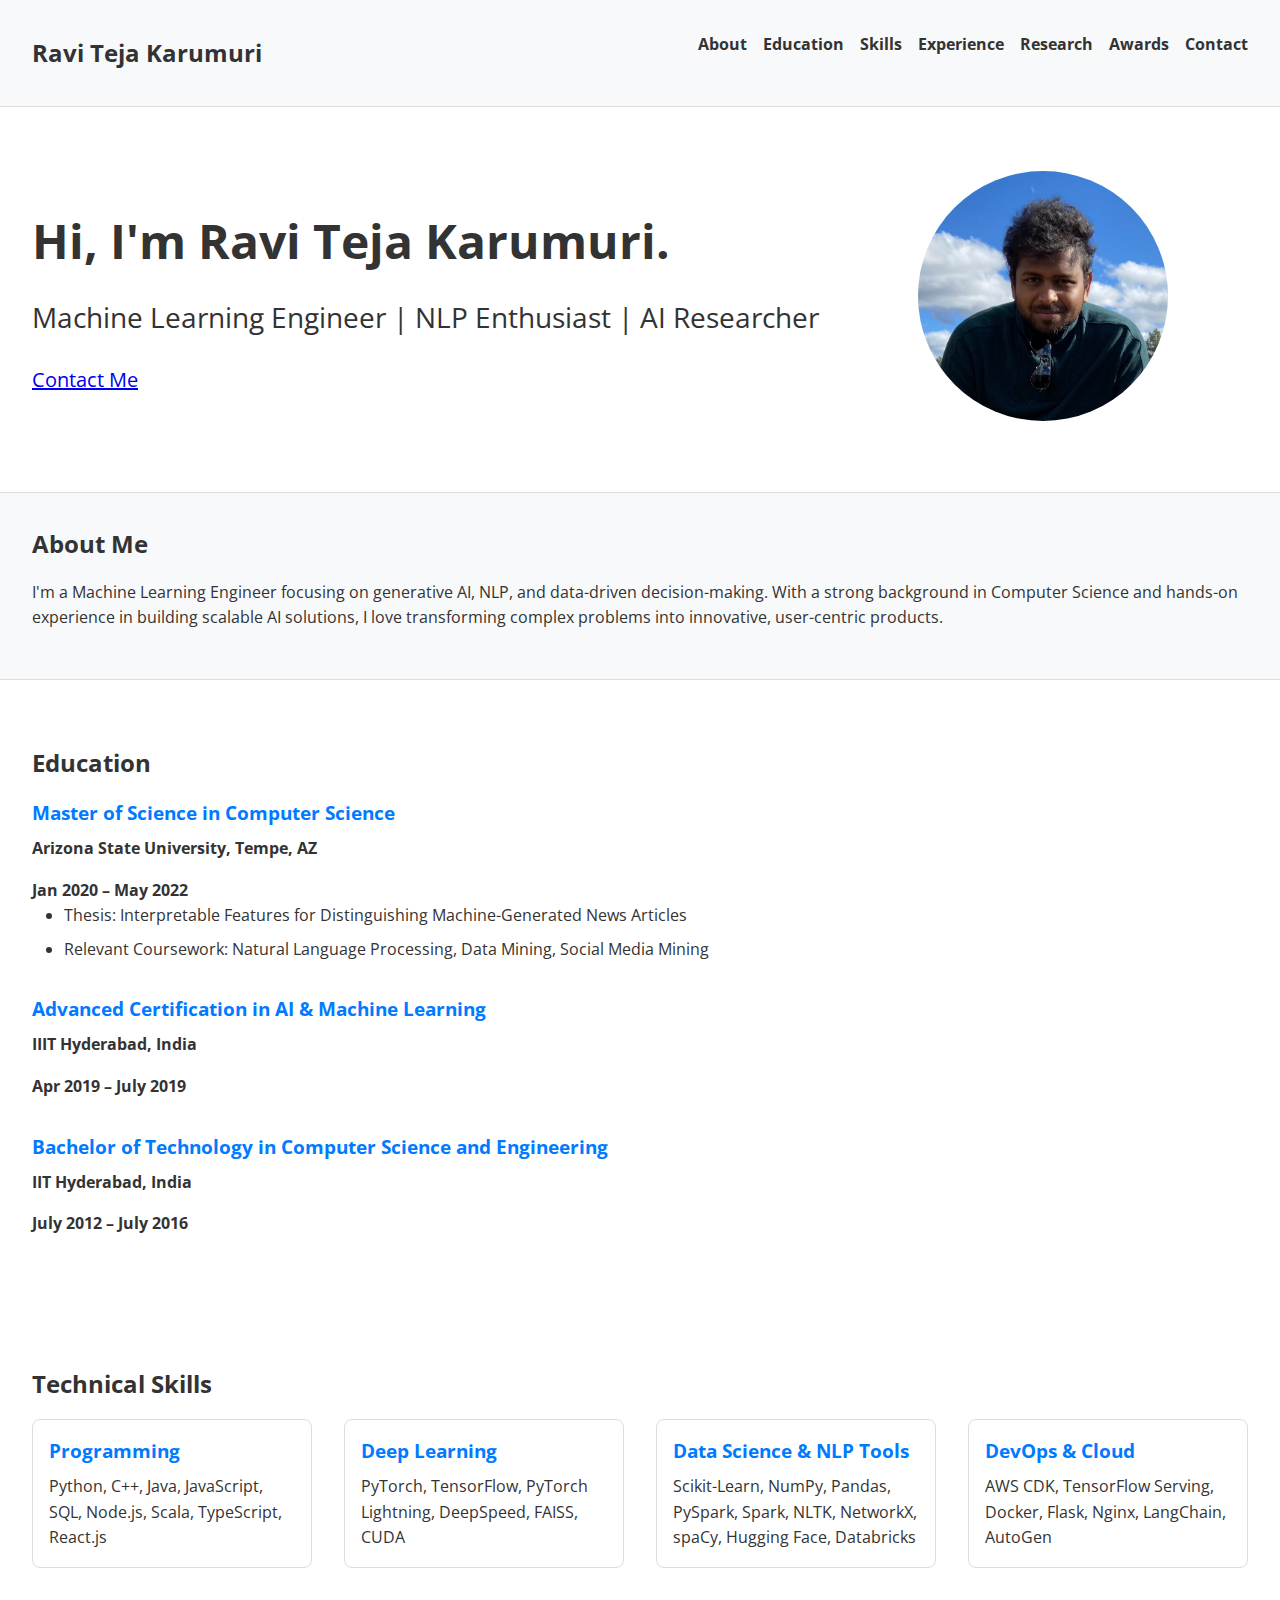
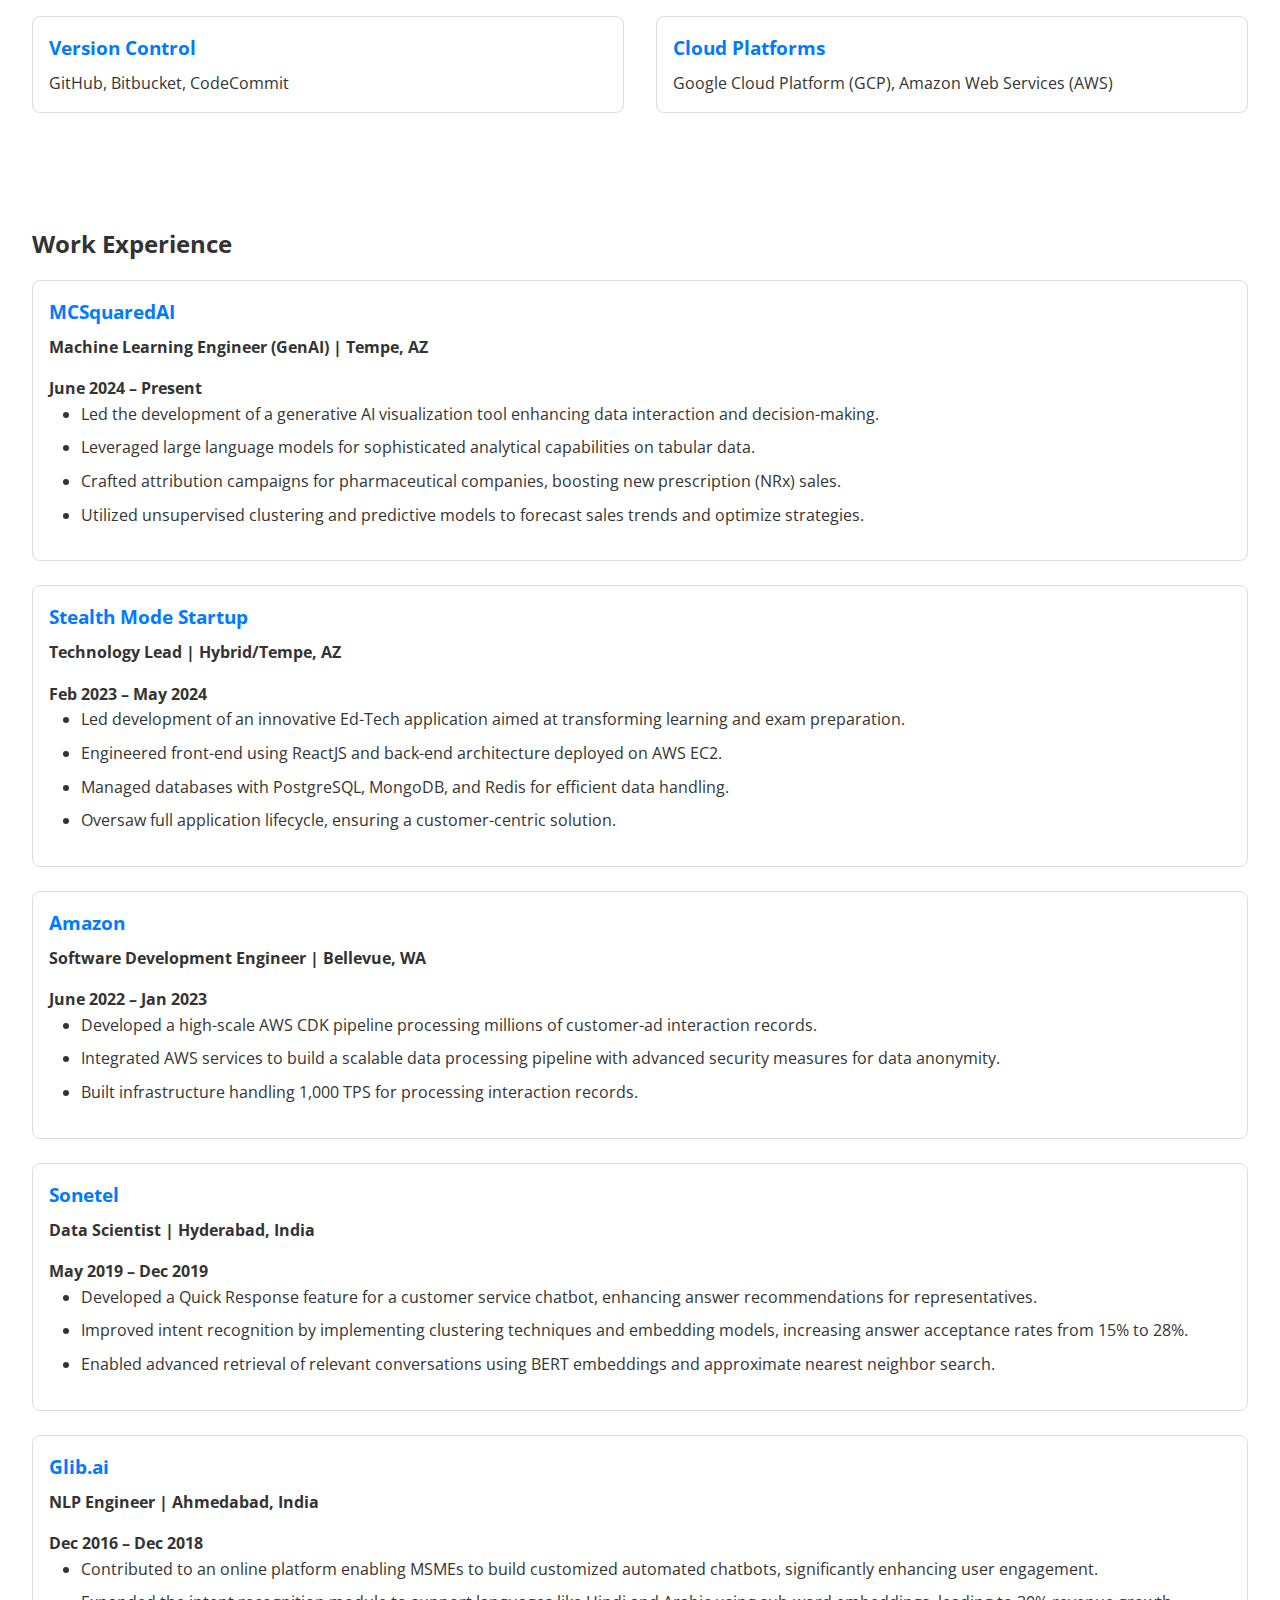
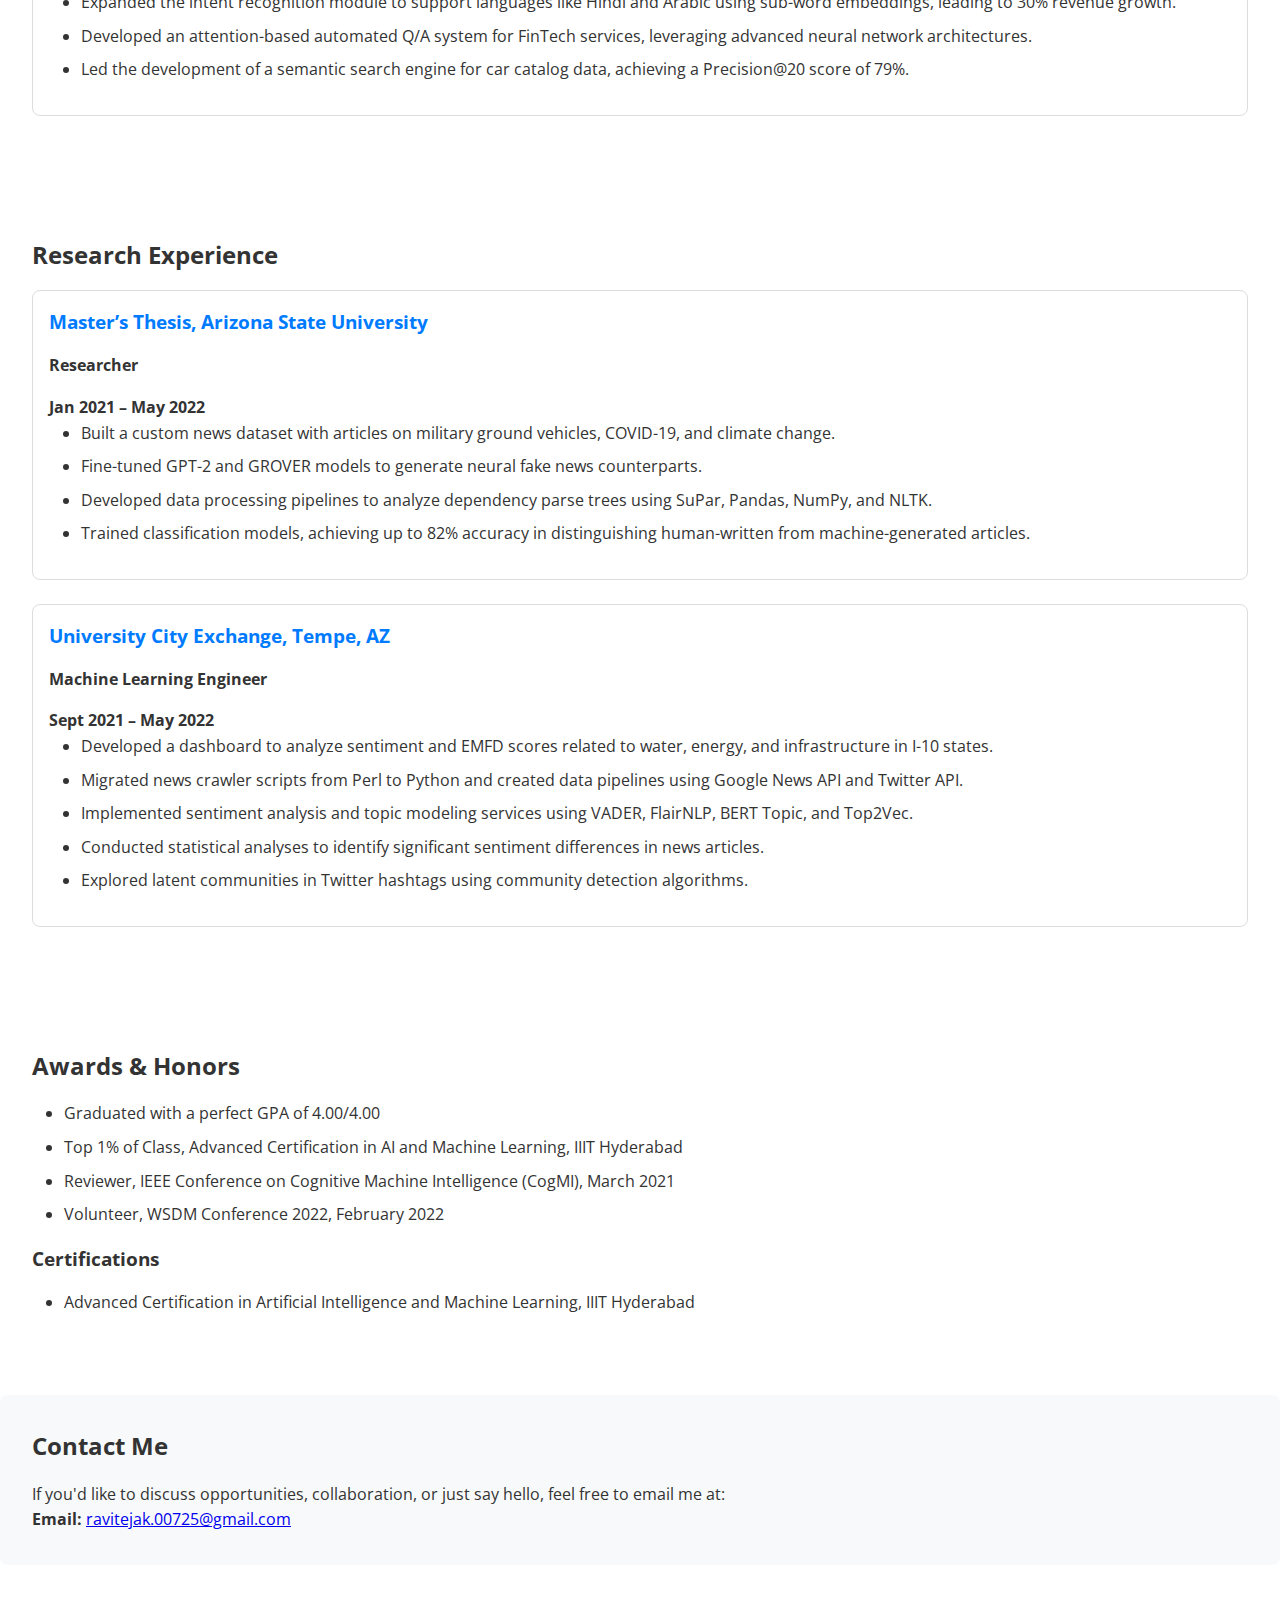
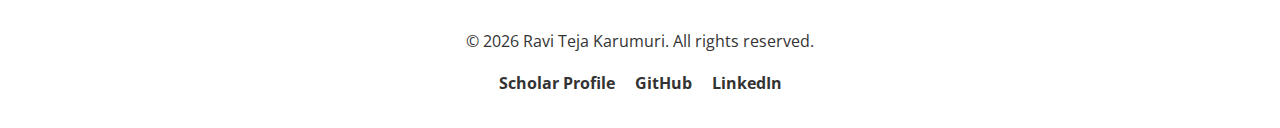
<file: index.html>
<!DOCTYPE html>
<html lang="en">
<head>
  <meta charset="UTF-8" />
  <meta name="description" content="Portfolio website for Ravi Teja Karumuri" />
  <meta name="viewport" content="width=device-width, initial-scale=1.0" />
  <title>Ravi Teja Karumuri | Portfolio</title>
  <!-- Link to the CSS file -->
  <link rel="stylesheet" href="styles.css" />
  <!-- Google Fonts (Optional) -->
  <link
    href="https://fonts.googleapis.com/css2?family=Open+Sans:wght@400;700&display=swap"
    rel="stylesheet"
  />
</head>
<body>
  <!-- Header Section -->
  <header class="header">
    <nav class="navbar">
      <div class="logo">Ravi Teja Karumuri</div>
      <ul class="nav-links">
        <li><a href="#about">About</a></li>
        <li><a href="#education">Education</a></li>
        <li><a href="#skills">Skills</a></li>
        <li><a href="#experience">Experience</a></li>
        <li><a href="#research">Research</a></li>
        <li><a href="#awards">Awards</a></li>
        <li><a href="#contact">Contact</a></li>
      </ul>
    </nav>
  </header>

  <!-- Hero / Introduction Section -->
  <section class="hero">
    <div class="hero-content">
      <h1>Hi, I'm <span>Ravi Teja Karumuri</span>.</h1>
      <p>
        Machine Learning Engineer | NLP Enthusiast | AI Researcher
      </p>
      <a href="#contact" class="cta-button">Contact Me</a>
    </div>
    <div class="hero-image">
      <!-- Replace with your own profile picture or leave blank -->
      <img
        src="IMG_1031.jpg"
        alt="Ravi Teja Karumuri"
      />
    </div>
  </section>

  <!-- About Section -->
  <section id="about" class="about-section">
    <h2>About Me</h2>
    <p>
      I'm a Machine Learning Engineer focusing on generative AI, NLP, and data-driven decision-making.
      With a strong background in Computer Science and hands-on experience in building scalable AI
      solutions, I love transforming complex problems into innovative, user-centric products.
    </p>
  </section>

  <!-- Education Section -->
  <section id="education" class="education-section">
    <h2>Education</h2>
    <div class="education-item">
      <h3>Master of Science in Computer Science</h3>
      <h4>Arizona State University, Tempe, AZ</h4>
      <p><strong>Jan 2020 – May 2022</strong></p>
      <ul>
        <li>Thesis: Interpretable Features for Distinguishing Machine-Generated News Articles</li>
        <li>Relevant Coursework: Natural Language Processing, Data Mining, Social Media Mining</li>
      </ul>
    </div>
    <div class="education-item">
      <h3>Advanced Certification in AI & Machine Learning</h3>
      <h4>IIIT Hyderabad, India</h4>
      <p><strong>Apr 2019 – July 2019</strong></p>
    </div>
    <div class="education-item">
      <h3>Bachelor of Technology in Computer Science and Engineering</h3>
      <h4>IIT Hyderabad, India</h4>
      <p><strong>July 2012 – July 2016</strong></p>
    </div>
  </section>

  <!-- Skills Section -->
  <section id="skills" class="skills-section">
    <h2>Technical Skills</h2>
    <div class="skills-container">
      <div class="skill">
        <h3>Programming</h3>
        <p>
          Python, C++, Java, JavaScript, SQL, Node.js, Scala, TypeScript, React.js
        </p>
      </div>
      <div class="skill">
        <h3>Deep Learning</h3>
        <p>
          PyTorch, TensorFlow, PyTorch Lightning, DeepSpeed, FAISS, CUDA
        </p>
      </div>
      <div class="skill">
        <h3>Data Science & NLP Tools</h3>
        <p>
          Scikit-Learn, NumPy, Pandas, PySpark, Spark, NLTK, NetworkX, spaCy,
          Hugging Face, Databricks
        </p>
      </div>
      <div class="skill">
        <h3>DevOps & Cloud</h3>
        <p>
          AWS CDK, TensorFlow Serving, Docker, Flask, Nginx, LangChain, AutoGen
        </p>
      </div>
      <div class="skill">
        <h3>Version Control</h3>
        <p>
          GitHub, Bitbucket, CodeCommit
        </p>
      </div>
      <div class="skill">
        <h3>Cloud Platforms</h3>
        <p>
          Google Cloud Platform (GCP), Amazon Web Services (AWS)
        </p>
      </div>
    </div>
  </section>

  <!-- Work Experience Section -->
  <section id="experience" class="experience-section">
    <h2>Work Experience</h2>
    <div class="experience-item">
      <h3>MCSquaredAI</h3>
      <h4>Machine Learning Engineer (GenAI) | Tempe, AZ</h4>
      <p><strong>June 2024 – Present</strong></p>
      <ul>
        <li>
          Led the development of a generative AI visualization tool enhancing data interaction
          and decision-making.
        </li>
        <li>
          Leveraged large language models for sophisticated analytical capabilities on tabular data.
        </li>
        <li>
          Crafted attribution campaigns for pharmaceutical companies, boosting new prescription
          (NRx) sales.
        </li>
        <li>
          Utilized unsupervised clustering and predictive models to forecast sales trends and
          optimize strategies.
        </li>
      </ul>
    </div>
    <div class="experience-item">
      <h3>Stealth Mode Startup</h3>
      <h4>Technology Lead | Hybrid/Tempe, AZ</h4>
      <p><strong>Feb 2023 – May 2024</strong></p>
      <ul>
        <li>
          Led development of an innovative Ed-Tech application aimed at transforming learning and
          exam preparation.
        </li>
        <li>
          Engineered front-end using ReactJS and back-end architecture deployed on AWS EC2.
        </li>
        <li>
          Managed databases with PostgreSQL, MongoDB, and Redis for efficient data handling.
        </li>
        <li>
          Oversaw full application lifecycle, ensuring a customer-centric solution.
        </li>
      </ul>
    </div>
    <div class="experience-item">
      <h3>Amazon</h3>
      <h4>Software Development Engineer | Bellevue, WA</h4>
      <p><strong>June 2022 – Jan 2023</strong></p>
      <ul>
        <li>
          Developed a high-scale AWS CDK pipeline processing millions of customer-ad interaction
          records.
        </li>
        <li>
          Integrated AWS services to build a scalable data processing pipeline with advanced
          security measures for data anonymity.
        </li>
        <li>
          Built infrastructure handling 1,000 TPS for processing interaction records.
        </li>
      </ul>
    </div>
    <div class="experience-item">
      <h3>Sonetel</h3>
      <h4>Data Scientist | Hyderabad, India</h4>
      <p><strong>May 2019 – Dec 2019</strong></p>
      <ul>
        <li>
          Developed a Quick Response feature for a customer service chatbot, enhancing
          answer recommendations for representatives.
        </li>
        <li>
          Improved intent recognition by implementing clustering techniques and embedding models,
          increasing answer acceptance rates from 15% to 28%.
        </li>
        <li>
          Enabled advanced retrieval of relevant conversations using BERT embeddings and
          approximate nearest neighbor search.
        </li>
      </ul>
    </div>
    <div class="experience-item">
      <h3>Glib.ai</h3>
      <h4>NLP Engineer | Ahmedabad, India</h4>
      <p><strong>Dec 2016 – Dec 2018</strong></p>
      <ul>
        <li>
          Contributed to an online platform enabling MSMEs to build customized automated chatbots,
          significantly enhancing user engagement.
        </li>
        <li>
          Expanded the intent recognition module to support languages like Hindi and Arabic using
          sub-word embeddings, leading to 30% revenue growth.
        </li>
        <li>
          Developed an attention-based automated Q/A system for FinTech services, leveraging
          advanced neural network architectures.
        </li>
        <li>
          Led the development of a semantic search engine for car catalog data, achieving a
          Precision@20 score of 79%.
        </li>
      </ul>
    </div>
  </section>

  <!-- Research Experience Section -->
  <section id="research" class="research-section">
    <h2>Research Experience</h2>
    <div class="research-item">
      <h3>Master’s Thesis, Arizona State University</h3>
      <h4>Researcher</h4>
      <p><strong>Jan 2021 – May 2022</strong></p>
      <ul>
        <li>
          Built a custom news dataset with articles on military ground vehicles, COVID-19, and
          climate change.
        </li>
        <li>
          Fine-tuned GPT-2 and GROVER models to generate neural fake news counterparts.
        </li>
        <li>
          Developed data processing pipelines to analyze dependency parse trees using SuPar,
          Pandas, NumPy, and NLTK.
        </li>
        <li>
          Trained classification models, achieving up to 82% accuracy in distinguishing
          human-written from machine-generated articles.
        </li>
      </ul>
    </div>
    <div class="research-item">
      <h3>University City Exchange, Tempe, AZ</h3>
      <h4>Machine Learning Engineer</h4>
      <p><strong>Sept 2021 – May 2022</strong></p>
      <ul>
        <li>
          Developed a dashboard to analyze sentiment and EMFD scores related to water, energy,
          and infrastructure in I-10 states.
        </li>
        <li>
          Migrated news crawler scripts from Perl to Python and created data pipelines using
          Google News API and Twitter API.
        </li>
        <li>
          Implemented sentiment analysis and topic modeling services using VADER, FlairNLP, BERT
          Topic, and Top2Vec.
        </li>
        <li>
          Conducted statistical analyses to identify significant sentiment differences in
          news articles.
        </li>
        <li>
          Explored latent communities in Twitter hashtags using community detection algorithms.
        </li>
      </ul>
    </div>
  </section>

  <!-- Awards Section -->
  <section id="awards" class="awards-section">
    <h2>Awards & Honors</h2>
    <ul>
      <li>
        Graduated with a perfect GPA of 4.00/4.00
      </li>
      <li>
        Top 1% of Class, Advanced Certification in AI and Machine Learning, IIIT Hyderabad
      </li>
      <li>
        Reviewer, IEEE Conference on Cognitive Machine Intelligence (CogMI), March 2021
      </li>
      <li>
        Volunteer, WSDM Conference 2022, February 2022
      </li>
    </ul>
    <h3>Certifications</h3>
    <ul>
      <li>
        Advanced Certification in Artificial Intelligence and Machine Learning, IIIT Hyderabad
      </li>
    </ul>
  </section>

  <!-- Contact Section -->
  <!-- <section id="contact" class="contact-section">
    <h2>Contact Me</h2>
    <p>
      If you'd like to discuss opportunities, collaboration, or just say hello, feel free to reach out:
      <br />
      <strong>Email:</strong>
      <a href="mailto:ravitejak.00725@gmail.com">ravitejak.00725@gmail.com</a>
    </p>
    
    <form id="contactForm" class="contact-form">
      <div class="form-group">
        <label for="name">Name*</label>
        <input id="name" type="text" placeholder="Enter your name" required />
      </div>
      <div class="form-group">
        <label for="email">Email*</label>
        <input
          id="email"
          type="email"
          placeholder="Enter your email address"
          required
        />
      </div>
      <div class="form-group">
        <label for="message">Message*</label>
        <textarea
          id="message"
          placeholder="Type your message"
          rows="5"
          required
        ></textarea>
      </div>
      <button type="submit" class="cta-button">Send Message</button>
    </form>
  </section> -->

  <!-- <section id="contact" class="contact-section"> -->
    <section id="contact" class="contact-section">
      <h2>Contact Me</h2>
      <p>
        If you'd like to discuss opportunities, collaboration, or just say hello, feel free to email me at:
        <br />
        <strong>Email:</strong>
        <a href="mailto:ravitejak.00725@gmail.com">ravitejak.00725@gmail.com</a>
      </p>
    </section>
    
  

  <!-- Footer Section -->
  <footer class="footer">
    <p>© <span id="year"></span> Ravi Teja Karumuri. All rights reserved.</p>
    <div class="social-links">
      <!-- Replace with your actual social links -->
      <a href="https://bit.ly/3Yob0dc" target="_blank">Scholar Profile</a>
      <a href="https://github.com/infinite007" target="_blank">GitHub</a>
      <a href="https://www.linkedin.com/in/ravi-teja-karumuri" target="_blank">LinkedIn</a>
    </div>
  </footer>

  <!-- JavaScript file -->
  <script src="script.js"></script>
</body>
</html>
</file>
<file: styles.css>
/* Global Styles */
* {
    margin: 0;
    padding: 0;
    box-sizing: border-box;
  }
  
  body {
    font-family: 'Open Sans', sans-serif;
    color: #333;
    line-height: 1.6;
  }
  
  header, section, footer {
    padding: 2rem;
    width: 100%;
  }
  
  h1, h2, h3, h4 {
    margin-bottom: 1rem;
  }
  
  /* Default list styling for indentation */
  ul, ol {
    margin-left: 2rem; /* Increase if you want deeper indentation */
    margin-bottom: 1rem;
  }
  
  li {
    margin-bottom: 0.5rem; /* Spacing between list items */
  }
  
  /* Navbar */
  .header {
    background: #f8f9fa;
    border-bottom: 1px solid #ddd;
  }
  
  .navbar {
    display: flex;
    justify-content: space-between;
    align-items: center;
  }
  
  .nav-links {
    list-style: none;
    display: flex;
    gap: 1rem;
    margin-left: 0; /* Override default margin for nav links */
  }
  
  .nav-links li {
    margin-bottom: 0; /* Remove spacing for navbar items */
  }
  
  .nav-links a {
    text-decoration: none;
    color: #333;
    font-weight: 700;
  }
  
  .nav-links a:hover {
    color: #007bff;
  }
  
  .logo {
    font-size: 1.5rem;
    font-weight: bold;
  }
  
  /* HERO CONTAINER */
  .hero {
    display: flex;
    flex-wrap: wrap;
    align-items: center;
    justify-content: center; /* Center the entire hero section */
    margin-top: 2rem;
    gap: 1rem; /* Adjust gap as needed */
  }
  
  /* Text Content */
  .hero-content {
    flex: 1 1 400px;
  }
  
  .hero-content h1 {
  font-size: 3rem;  /* Increase as desired */
  font-weight: 700;
  margin-bottom: 1rem;
}

.hero-content p {
  font-size: 1.75rem;  /* Adjust this value for a larger text */
  margin-bottom: 1.5rem;
}

.cta-button {
    display: inline-block;
    font-size: 1.25rem;
    /* padding: 0.8rem 1.2rem; */
    /* Remove any auto margin or center alignment */
    margin-left: 0;
    text-align: left;
}

  /* Image Wrapper */
  .hero-image {
    flex: 0 0 auto;
    text-align: center;
    /* You can also adjust positioning here if needed */
  }
  
  /* Actual Image */
  .hero-image img {
    width: 250px;         /* Increase size for a bigger circle */
    height: 250px;        /* Same as width for a perfect circle */
    object-fit: cover;    /* Ensures the image covers the container nicely */
    border-radius: 50%;   /* Rounds the image to a circle */
    margin-right: 5rem; /* Smaller margin nudges the image closer to the center */
  }
  
  
  
  
  /* Sections */
  section {
    margin-bottom: 2rem;
  }
  
  /* About Section */
  .about-section {
    background: #f8f9fa;
    border-top: 1px solid #ddd;
    border-bottom: 1px solid #ddd;
    margin: 2rem 0;
  }
  
  .about-section p {
    margin-bottom: 1rem;
  }
  
  /* Education Section */
  .education-section .education-item {
    margin-bottom: 2rem;
  }
  
  .education-section h3 {
    color: #007bff;
    margin-bottom: 0.5rem;
  }
  
  /* Skills Section */
  .skills-section .skills-container {
    display: flex;
    gap: 2rem;
    flex-wrap: wrap;
  }
  
  .skill {
    flex: 1 1 250px;
    background: #fff;
    border: 1px solid #ddd;
    border-radius: 8px;
    padding: 1rem;
    margin-bottom: 1rem;
  }
  
  .skill h3 {
    margin-bottom: 0.5rem;
    color: #007bff;
  }
  
  /* Experience Section */
  .experience-section .experience-item {
    background: #fff;
    border: 1px solid #ddd;
    border-radius: 8px;
    padding: 1rem;
    margin-bottom: 1.5rem;
  }
  
  .experience-item h3 {
    color: #007bff;
    margin-bottom: 0.5rem;
  }
  
  /* Research Section */
  .research-section .research-item {
    background: #fff;
    border: 1px solid #ddd;
    border-radius: 8px;
    padding: 1rem;
    margin-bottom: 1.5rem;
  }
  
  .research-item h3 {
    color: #007bff;
  }
  
  /* Awards Section */
  .awards-section ul {
    list-style: disc;
    margin-bottom: 1rem;
  }
  
  .awards-section ul li {
    margin-bottom: 0.5rem;
  }
  
  /* Contact Section */
  .contact-section {
    background: #f8f9fa;
    margin: 2rem 0;
    border-radius: 8px;
  }
  
  .contact-form {
    display: flex;
    flex-direction: column;
    max-width: 600px;
    margin: auto;
  }
  
  .form-group {
    display: flex;
    flex-direction: column;
    margin-bottom: 1rem;
  }
  
  .form-group label {
    margin-bottom: 0.5rem;
    font-weight: 600;
  }
  
  .form-group input,
  .form-group textarea {
    padding: 0.8rem;
    border: 1px solid #ccc;
    border-radius: 4px;
  }
  
  .contact-form .cta-button {
    width: max-content;
    background: #007bff;
    color: #fff;
    padding: 0.8rem 1.2rem;
    border: none;
    border-radius: 4px;
    font-weight: 700;
    cursor: pointer;
    margin-top: 1rem;
  }
  
  .contact-form .cta-button:hover {
    background: #0056b3;
  }
  
  /* Footer */
  .footer {
    text-align: center;
    margin-top: 2rem;
  }
  
  .social-links {
    margin-top: 1rem;
  }
  
  .social-links a {
    margin: 0 0.5rem;
    color: #333;
    text-decoration: none;
    font-weight: 700;
  }
  
  .social-links a:hover {
    color: #007bff;
  }
  
  /* Responsive */
  @media screen and (max-width: 768px) {
    .hero {
      flex-direction: column;
    }
    .hero-content {
      margin-right: 0;
      margin-bottom: 1.5rem;
    }
    .skills-section .skills-container {
      flex-direction: column;
    }
    .experience-section, .research-section {
      padding: 1rem;
    }
  }
</file>
